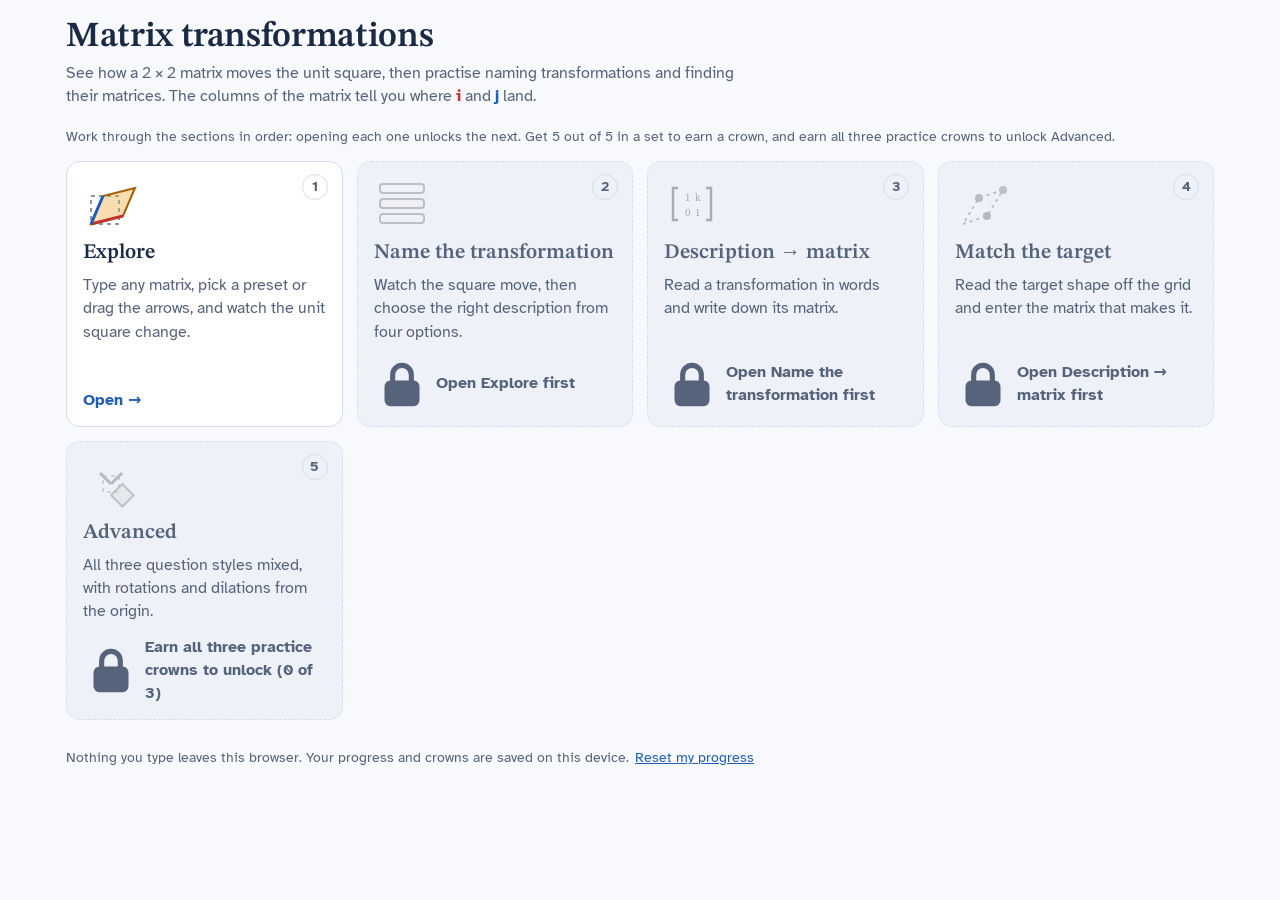
<file: public/index.html>
<!doctype html>
<html lang="en-AU">
<head>
<meta charset="utf-8">
<meta name="viewport" content="width=device-width, initial-scale=1, viewport-fit=cover">
<title>Matrix transformations practice</title>
<meta name="description" content="Practise linear transformations of the plane with 2 × 2 matrices: dilations, reflections, shears and rotations of the unit square.">
<link rel="icon" href="favicon.svg" type="image/svg+xml">
<link rel="preconnect" href="https://fonts.googleapis.com">
<link rel="preconnect" href="https://fonts.gstatic.com" crossorigin>
<link href="https://fonts.googleapis.com/css2?family=Atkinson+Hyperlegible:wght@400;700&family=STIX+Two+Text:ital,wght@0,400;0,600;1,400&display=swap" rel="stylesheet">
<link rel="stylesheet" href="css/style.css">
</head>
<body>
<main class="wrap">
  <h1>Matrix transformations</h1>
  <p class="lede">See how a 2 × 2 matrix moves the unit square, then practise naming transformations and finding their matrices. The columns of the matrix tell you where <b style="color:var(--e1)">i</b> and <b style="color:var(--e2)">j</b> land.</p>
  <p class="small">Work through the sections in order: opening each one unlocks the next. Get 5 out of 5 in a set to earn a crown, and earn all three practice crowns to unlock Advanced.</p>

  <ol class="cards">
    <li><a class="card" data-key="explore" href="explore.html">
      <span class="step">1</span>
      <svg viewBox="0 0 56 56" aria-hidden="true"><rect class="i-ghost" x="8" y="20" width="28" height="28"/><path class="i-img" d="M8 48 L40 40 L52 12 L20 20 Z"/><path class="i-e1" d="M8 48 L40 40"/><path class="i-e2" d="M8 48 L20 20"/></svg>
      <h2>Explore</h2>
      <p>Type any matrix, pick a preset or drag the arrows, and watch the unit square change.</p>
      <span class="go">Open →</span>
    </a></li>
    <li><a class="card" data-key="name" href="name.html">
      <span class="step">2</span>
      <svg viewBox="0 0 56 56" aria-hidden="true"><rect class="i-opt" x="6" y="8" width="44" height="9" rx="3"/><rect class="i-ok" x="6" y="23" width="44" height="9" rx="3"/><rect class="i-opt" x="6" y="38" width="44" height="9" rx="3"/></svg>
      <h2>Name the transformation</h2>
      <p>Watch the square move, then choose the right description from four options.</p>
      <span class="go">Start →</span>
    </a></li>
    <li><a class="card" data-key="describe" href="describe.html">
      <span class="step">3</span>
      <svg viewBox="0 0 56 56" aria-hidden="true"><path class="i-br" d="M14 12 h-5 v32 h5 M42 12 h5 v32 h-5"/><text x="21" y="25" class="i-t">1</text><text x="31" y="25" class="i-t">k</text><text x="21" y="40" class="i-t">0</text><text x="31" y="40" class="i-t">1</text></svg>
      <h2>Description → matrix</h2>
      <p>Read a transformation in words and write down its matrix.</p>
      <span class="go">Start →</span>
    </a></li>
    <li><a class="card" data-key="match" href="match.html">
      <span class="step">4</span>
      <svg viewBox="0 0 56 56" aria-hidden="true"><path class="i-target" d="M8 48 L32 40 L48 14 L24 22 Z"/><circle class="i-d1" cx="32" cy="40" r="4"/><circle class="i-d2" cx="24" cy="22" r="4"/><circle class="i-d3" cx="48" cy="14" r="4"/></svg>
      <h2>Match the target</h2>
      <p>Read the target shape off the grid and enter the matrix that makes it.</p>
      <span class="go">Start →</span>
    </a></li>
    <li><a class="card" data-key="advanced" href="advanced.html">
      <span class="step">5</span>
      <svg viewBox="0 0 56 56" aria-hidden="true"><rect class="i-ghost" x="20" y="20" width="16" height="16"/><path class="i-img" d="M36 36 L36 52 L20 52 L20 36 Z" transform="rotate(-45 28 28)"/><path class="i-e1" d="M28 28 L39 17"/><path class="i-e2" d="M28 28 L17 17"/></svg>
      <h2>Advanced</h2>
      <p>All three question styles mixed, with rotations and dilations from the origin.</p>
      <span class="go">Start →</span>
    </a></li>
  </ol>

  <footer>
    <p>Nothing you type leaves this browser. Your progress and crowns are saved on this device.
    <button type="button" class="linkbtn" id="resetProgress">Reset my progress</button></p>
  </footer>
</main>

<script src="js/matrix.js"></script>
<script src="js/ui.js"></script>
<script src="js/home.js"></script>
</body>
</html>
</file>
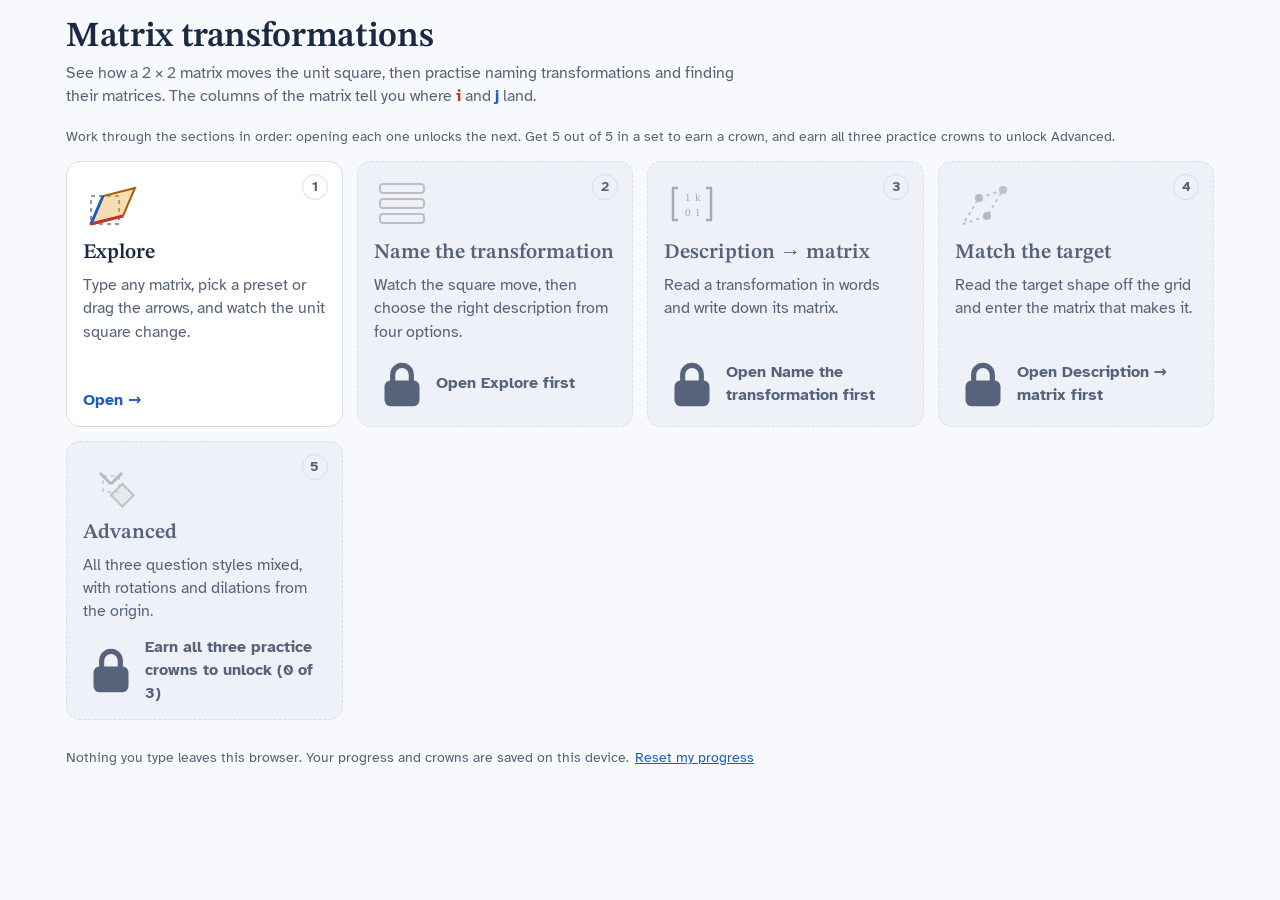
<file: public/advanced.html>
<!doctype html>
<html lang="en-AU">
<head>
<meta charset="utf-8">
<meta name="viewport" content="width=device-width, initial-scale=1, viewport-fit=cover">
<title>Advanced · Matrix transformations</title>
<link rel="icon" href="favicon.svg" type="image/svg+xml">
<link rel="preconnect" href="https://fonts.googleapis.com">
<link rel="preconnect" href="https://fonts.gstatic.com" crossorigin>
<link href="https://fonts.googleapis.com/css2?family=Atkinson+Hyperlegible:wght@400;700&family=STIX+Two+Text:ital,wght@0,400;0,600;1,400&display=swap" rel="stylesheet">
<link rel="stylesheet" href="css/style.css">
</head>
<body data-mode="advanced">
<main class="wrap">
  <div class="topbar"><a class="back" href="index.html">← Back to home</a></div>
  <h1>Advanced</h1>
  <p class="lede">A mix of all three question styles, now with rotations (including 30°, 45° and 60°) and dilations from the origin. Get all 5 right to earn the crown.</p>

  <div class="layout">
    <div class="stage">
      <div class="canvasbox"><canvas id="cv" role="img" aria-label="Plane showing the unit square"></canvas></div>
      <div class="stagebar">
        <button class="ghost" id="replay" hidden>Replay</button>
        <label>Zoom <input type="range" id="zoom" aria-label="Zoom out"></label>
      </div>
    </div>

    <div class="panel">
      <section class="status" aria-label="Progress in this set">
        <div class="setline"><span>Question <b id="qNum">1</b> of 5</span><ol class="dots" id="dots"></ol></div>
        <div class="crownline" id="crownStatus"></div>
      </section>

      <section>
        <p class="qtype" id="qType"></p>
        <div id="qArea"></div>
        <div class="row actions">
          <button id="check" class="ghost">Check</button>
          <button id="confirm">Confirm</button>
          <button id="hint" class="ghost" hidden>Hint</button>
          <button id="next" hidden>Next question</button>
        </div>
      </section>

      <div aria-live="polite">
        <div id="feedback" class="feedback" hidden></div>
        <div id="summary" class="summary" hidden></div>
      </div>
    </div>
  </div>
</main>

<script src="js/matrix.js"></script>
<script src="js/library.js"></script>
<script src="js/classify.js"></script>
<script src="js/render.js"></script>
<script src="js/ui.js"></script>
<script src="js/practice.js"></script>
</body>
</html>
</file>
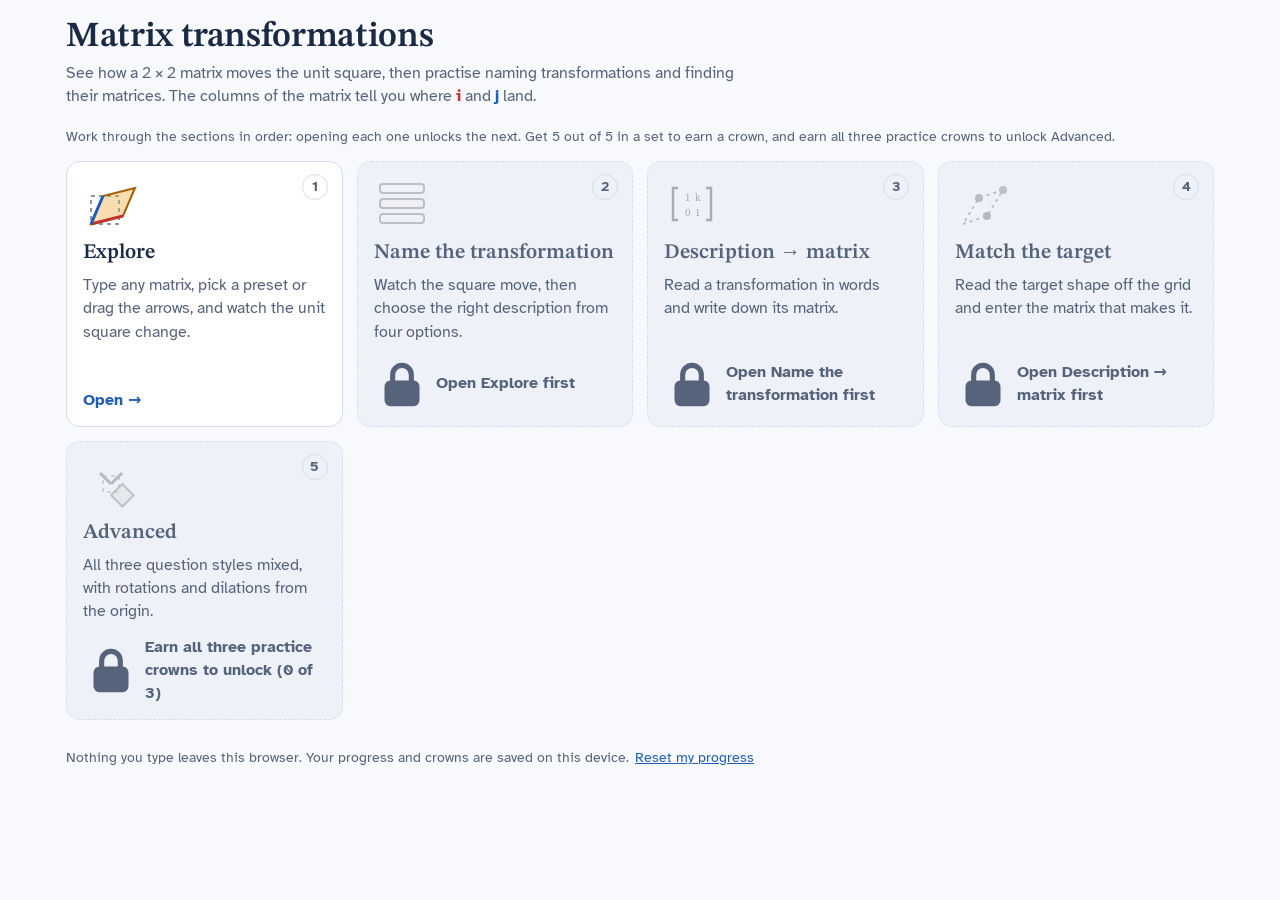
<file: public/describe.html>
<!doctype html>
<html lang="en-AU">
<head>
<meta charset="utf-8">
<meta name="viewport" content="width=device-width, initial-scale=1, viewport-fit=cover">
<title>Description → matrix · Matrix transformations</title>
<link rel="icon" href="favicon.svg" type="image/svg+xml">
<link rel="preconnect" href="https://fonts.googleapis.com">
<link rel="preconnect" href="https://fonts.gstatic.com" crossorigin>
<link href="https://fonts.googleapis.com/css2?family=Atkinson+Hyperlegible:wght@400;700&family=STIX+Two+Text:ital,wght@0,400;0,600;1,400&display=swap" rel="stylesheet">
<link rel="stylesheet" href="css/style.css">
</head>
<body data-mode="describe">
<main class="wrap">
  <div class="topbar"><a class="back" href="index.html">← Back to home</a></div>
  <h1>Description → matrix</h1>
  <p class="lede">Write down the matrix of the transformation described. Sets of 5: get all 5 right to earn the crown.</p>

  <div class="layout">
    <div class="stage">
      <div class="canvasbox"><canvas id="cv" role="img" aria-label="Plane showing the unit square"></canvas></div>
      <div class="stagebar">
        <button class="ghost" id="replay" hidden>Replay</button>
        <label>Zoom <input type="range" id="zoom" aria-label="Zoom out"></label>
      </div>
    </div>

    <div class="panel">
      <section class="status" aria-label="Progress in this set">
        <div class="setline"><span>Question <b id="qNum">1</b> of 5</span><ol class="dots" id="dots"></ol></div>
        <div class="crownline" id="crownStatus"></div>
      </section>

      <section>
        <div id="qArea"></div>
        <div class="row actions">
          <button id="check" class="ghost">Check</button>
          <button id="confirm">Confirm</button>
          <button id="hint" class="ghost" hidden>Hint</button>
          <button id="next" hidden>Next question</button>
        </div>
      </section>

      <div aria-live="polite">
        <div id="feedback" class="feedback" hidden></div>
        <div id="summary" class="summary" hidden></div>
      </div>
    </div>
  </div>
</main>

<script src="js/matrix.js"></script>
<script src="js/library.js"></script>
<script src="js/classify.js"></script>
<script src="js/render.js"></script>
<script src="js/ui.js"></script>
<script src="js/practice.js"></script>
</body>
</html>
</file>
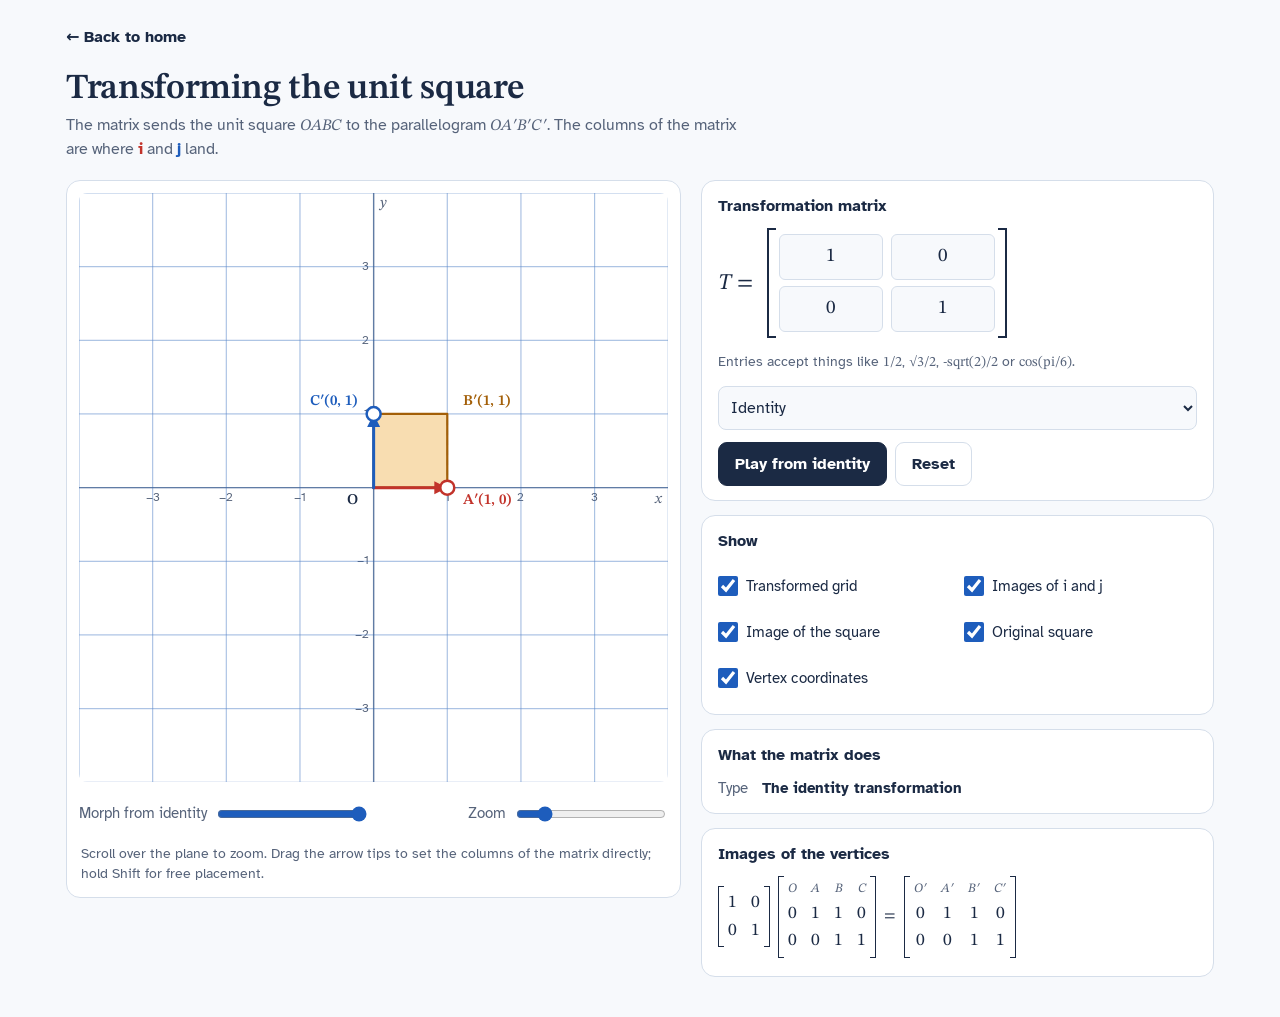
<file: public/explore.html>
<!doctype html>
<html lang="en-AU">
<head>
<meta charset="utf-8">
<meta name="viewport" content="width=device-width, initial-scale=1, viewport-fit=cover">
<title>Explore · Matrix transformations</title>
<link rel="icon" href="favicon.svg" type="image/svg+xml">
<link rel="preconnect" href="https://fonts.googleapis.com">
<link rel="preconnect" href="https://fonts.gstatic.com" crossorigin>
<link href="https://fonts.googleapis.com/css2?family=Atkinson+Hyperlegible:wght@400;700&family=STIX+Two+Text:ital,wght@0,400;0,600;1,400&display=swap" rel="stylesheet">
<link rel="stylesheet" href="css/style.css">
</head>
<body>
<main class="wrap">
  <div class="topbar"><a class="back" href="index.html">← Back to home</a></div>
  <h1>Transforming the unit square</h1>
  <p class="lede">The matrix sends the unit square <i class="v">OABC</i> to the parallelogram <i class="v">OA′B′C′</i>. The columns of the matrix are where <b style="color:var(--e1)">i</b> and <b style="color:var(--e2)">j</b> land.</p>

  <div class="layout">
    <div class="stage">
      <div class="canvasbox"><canvas id="cv" aria-label="Plane showing the unit square and its image under the transformation"></canvas></div>
      <div class="stagebar">
        <label>Morph from identity <input type="range" id="tslider" min="0" max="1" step="0.01" value="1" aria-label="Morph amount"></label>
        <label>Zoom <input type="range" id="zoom" aria-label="Zoom out"></label>
      </div>
      <p class="hint">Scroll over the plane to zoom. Drag the arrow tips to set the columns of the matrix directly; hold Shift for free placement.</p>
    </div>

    <div class="panel">
      <section>
        <h2>Transformation matrix</h2>
        <div class="matrow">
          <span class="mname">T =</span>
          <div id="mat"></div>
        </div>
        <p class="small">Entries accept things like <span class="math">1/2</span>, <span class="math">√3/2</span>, <span class="math">-sqrt(2)/2</span> or <span class="math">cos(pi/6)</span>.</p>
        <div class="row" style="margin-top:8px">
          <select id="preset" aria-label="Preset transformation">
            <option value="identity">Identity</option>
            <option value="dily">Dilation from the y-axis, factor k</option>
            <option value="dilx">Dilation from the x-axis, factor k</option>
            <option value="dilo">Dilation from the origin, factor k</option>
            <option value="refx">Reflection in the x-axis</option>
            <option value="refy">Reflection in the y-axis</option>
            <option value="refyx">Reflection in y = x</option>
            <option value="refynx">Reflection in y = −x</option>
            <option value="rot">Rotation θ° anticlockwise</option>
            <option value="shx">Shear parallel to the x-axis, factor k</option>
            <option value="shy">Shear parallel to the y-axis, factor k</option>
            <option value="proj">Projection onto the x-axis</option>
            <option value="custom" hidden>Custom</option>
          </select>
          <label class="row small" id="paramWrap" hidden><span id="paramLabel">k =</span><input type="text" class="param" id="param" value="2" aria-label="Preset parameter"></label>
        </div>
        <div class="row" style="margin-top:12px">
          <button id="play">Play from identity</button>
          <button class="ghost" id="reset">Reset</button>
        </div>
      </section>

      <section>
        <h2>Show</h2>
        <div class="checks">
          <label><input type="checkbox" id="tgGrid" checked> Transformed grid</label>
          <label><input type="checkbox" id="tgBasis" checked> Images of i and j</label>
          <label><input type="checkbox" id="tgSquare" checked> Image of the square</label>
          <label><input type="checkbox" id="tgGhost" checked> Original square</label>
          <label><input type="checkbox" id="tgLabels" checked> Vertex coordinates</label>
        </div>
      </section>

      <section>
        <h2>What the matrix does</h2>
        <dl class="facts">
          <dt>Type</dt><dd id="fKind">The identity transformation</dd>
        </dl>
      </section>

      <section>
        <h2>Images of the vertices</h2>
        <div class="product"><div class="eq" id="product"></div></div>
      </section>
    </div>
  </div>
  <div class="vis" aria-live="polite" id="live"></div>
</main>

<script src="js/matrix.js"></script>
<script src="js/library.js"></script>
<script src="js/classify.js"></script>
<script src="js/render.js"></script>
<script src="js/ui.js"></script>
<script src="js/modes/explore.js"></script>
</body>
</html>
</file>
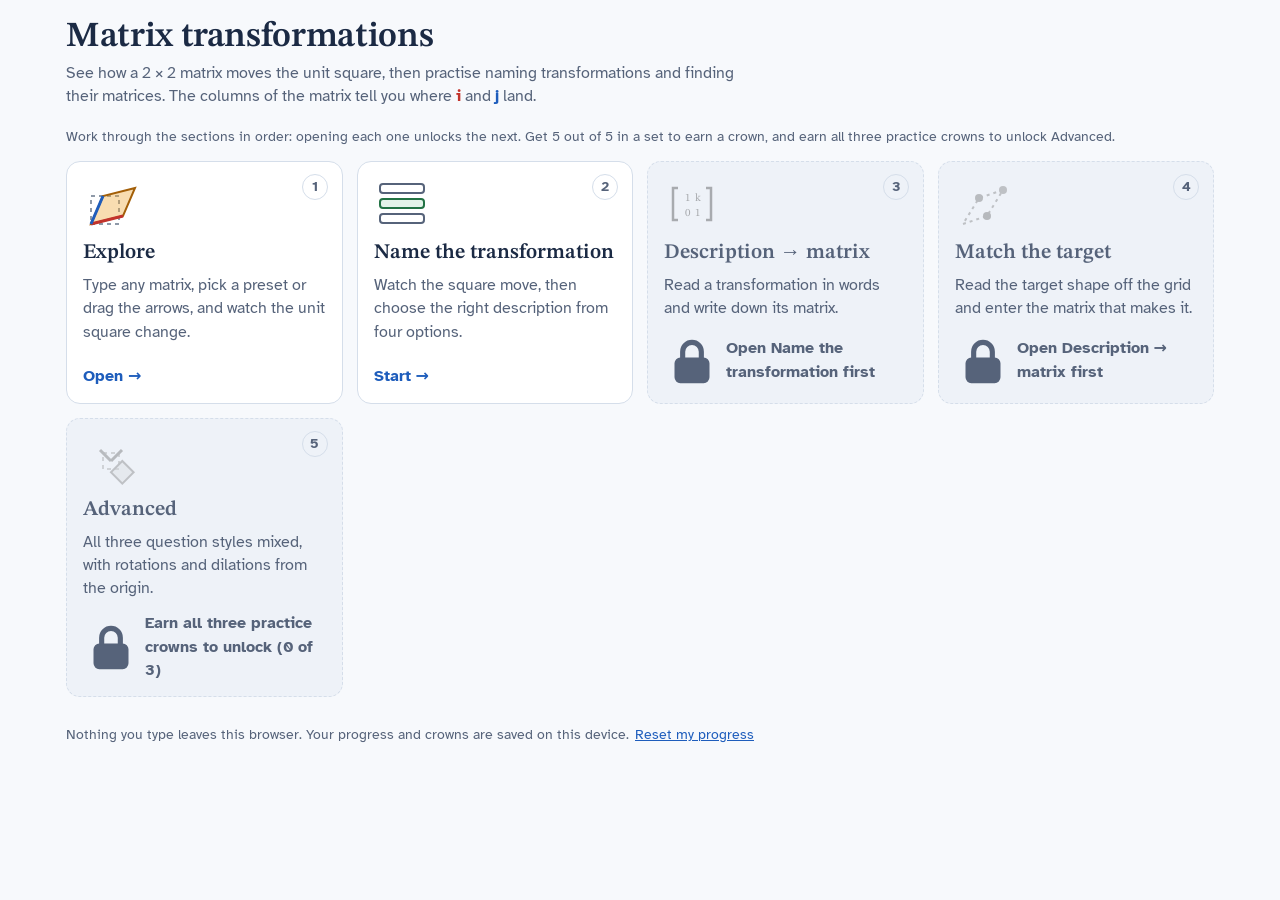
<file: public/match.html>
<!doctype html>
<html lang="en-AU">
<head>
<meta charset="utf-8">
<meta name="viewport" content="width=device-width, initial-scale=1, viewport-fit=cover">
<title>Match the target · Matrix transformations</title>
<link rel="icon" href="favicon.svg" type="image/svg+xml">
<link rel="preconnect" href="https://fonts.googleapis.com">
<link rel="preconnect" href="https://fonts.gstatic.com" crossorigin>
<link href="https://fonts.googleapis.com/css2?family=Atkinson+Hyperlegible:wght@400;700&family=STIX+Two+Text:ital,wght@0,400;0,600;1,400&display=swap" rel="stylesheet">
<link rel="stylesheet" href="css/style.css">
</head>
<body data-mode="match">
<main class="wrap">
  <div class="topbar"><a class="back" href="index.html">← Back to home</a></div>
  <h1>Match the target</h1>
  <p class="lede">Find the matrix that sends the unit square to the target. The red vertex A′ is where i lands; the blue vertex C′ is where j lands.</p>

  <div class="layout">
    <div class="stage">
      <div class="canvasbox"><canvas id="cv" role="img" aria-label="Plane showing the unit square"></canvas></div>
      <div class="stagebar">
        <button class="ghost" id="replay" hidden>Replay</button>
        <label>Zoom <input type="range" id="zoom" aria-label="Zoom out"></label>
      </div>
    </div>

    <div class="panel">
      <section class="status" aria-label="Progress in this set">
        <div class="setline"><span>Question <b id="qNum">1</b> of 5</span><ol class="dots" id="dots"></ol></div>
        <div class="crownline" id="crownStatus"></div>
      </section>

      <section>
        <div id="qArea"></div>
        <div class="row actions">
          <button id="check" class="ghost">Check</button>
          <button id="confirm">Confirm</button>
          <button id="hint" class="ghost" hidden>Hint</button>
          <button id="next" hidden>Next question</button>
        </div>
      </section>

      <div aria-live="polite">
        <div id="feedback" class="feedback" hidden></div>
        <div id="summary" class="summary" hidden></div>
      </div>
    </div>
  </div>
</main>

<script src="js/matrix.js"></script>
<script src="js/library.js"></script>
<script src="js/classify.js"></script>
<script src="js/render.js"></script>
<script src="js/ui.js"></script>
<script src="js/practice.js"></script>
</body>
</html>
</file>
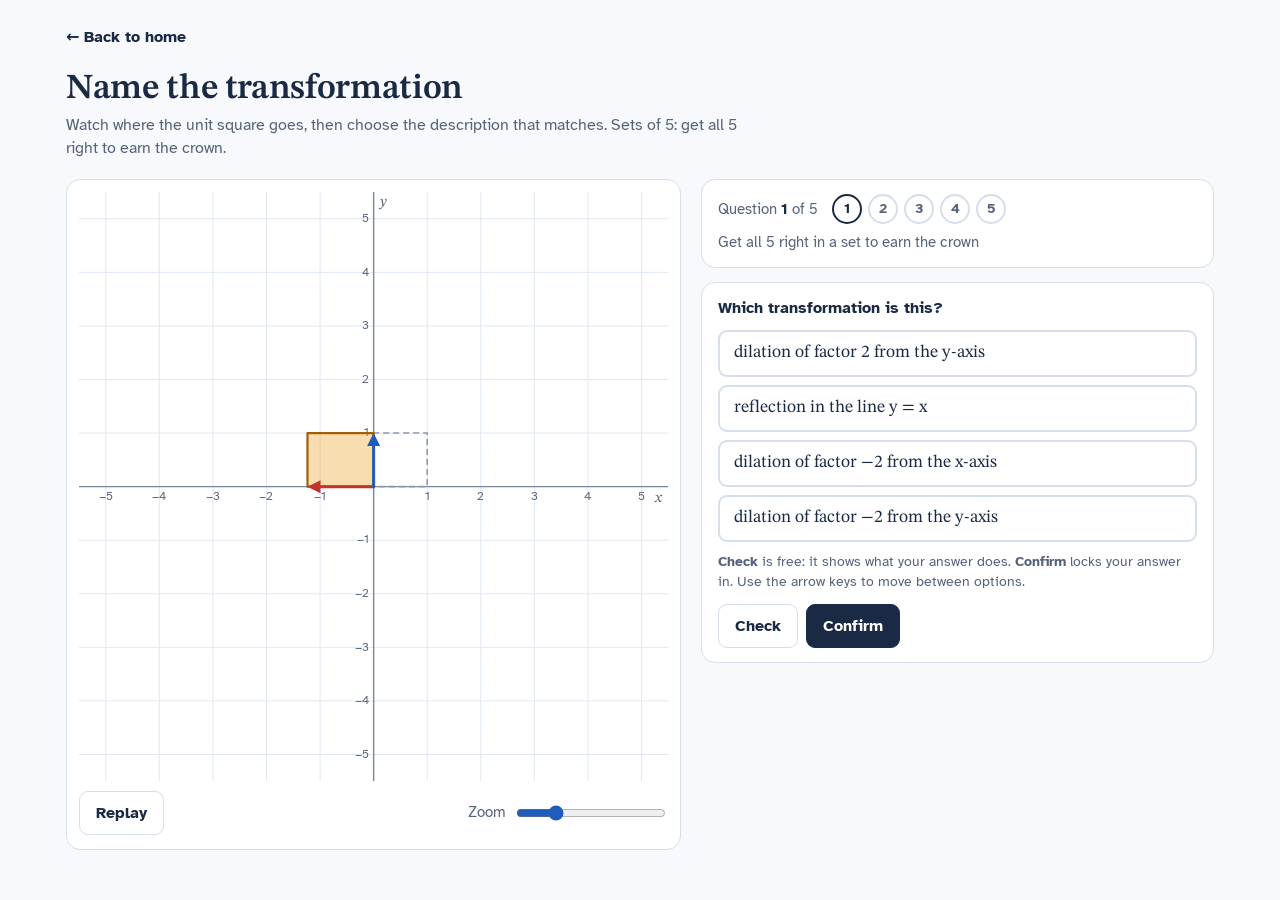
<file: public/name.html>
<!doctype html>
<html lang="en-AU">
<head>
<meta charset="utf-8">
<meta name="viewport" content="width=device-width, initial-scale=1, viewport-fit=cover">
<title>Name the transformation · Matrix transformations</title>
<link rel="icon" href="favicon.svg" type="image/svg+xml">
<link rel="preconnect" href="https://fonts.googleapis.com">
<link rel="preconnect" href="https://fonts.gstatic.com" crossorigin>
<link href="https://fonts.googleapis.com/css2?family=Atkinson+Hyperlegible:wght@400;700&family=STIX+Two+Text:ital,wght@0,400;0,600;1,400&display=swap" rel="stylesheet">
<link rel="stylesheet" href="css/style.css">
</head>
<body data-mode="name">
<main class="wrap">
  <div class="topbar"><a class="back" href="index.html">← Back to home</a></div>
  <h1>Name the transformation</h1>
  <p class="lede">Watch where the unit square goes, then choose the description that matches. Sets of 5: get all 5 right to earn the crown.</p>

  <div class="layout">
    <div class="stage">
      <div class="canvasbox"><canvas id="cv" role="img" aria-label="Plane showing the unit square"></canvas></div>
      <div class="stagebar">
        <button class="ghost" id="replay" hidden>Replay</button>
        <label>Zoom <input type="range" id="zoom" aria-label="Zoom out"></label>
      </div>
    </div>

    <div class="panel">
      <section class="status" aria-label="Progress in this set">
        <div class="setline"><span>Question <b id="qNum">1</b> of 5</span><ol class="dots" id="dots"></ol></div>
        <div class="crownline" id="crownStatus"></div>
      </section>

      <section>
        <div id="qArea"></div>
        <div class="row actions">
          <button id="check" class="ghost">Check</button>
          <button id="confirm">Confirm</button>
          <button id="hint" class="ghost" hidden>Hint</button>
          <button id="next" hidden>Next question</button>
        </div>
      </section>

      <div aria-live="polite">
        <div id="feedback" class="feedback" hidden></div>
        <div id="summary" class="summary" hidden></div>
      </div>
    </div>
  </div>
</main>

<script src="js/matrix.js"></script>
<script src="js/library.js"></script>
<script src="js/classify.js"></script>
<script src="js/render.js"></script>
<script src="js/ui.js"></script>
<script src="js/practice.js"></script>
</body>
</html>
</file>
<file: public/css/style.css>
:root{
  --paper:#F7F9FC; --panel:#FFFFFF; --line:#D5DEEA;
  --grid:#E1E8F2; --axis:#7A889C; --ink:#1B2A44; --muted:#56637A;
  --e1:#C2332B; --e2:#1E5DBC; --fill:rgba(236,166,52,.38); --edge:#A35F08;
  --ghost:#8E99A8; --tgrid:rgba(30,93,188,.28); --ok:#227244; --okSoft:#E3F3E9; --badSoft:#FBE7E5;
  --btn:#1B2A44; --btnText:#FFFFFF; --soft:#EEF2F8; --focus:#1E5DBC;
  --ui:"Atkinson Hyperlegible", "Segoe UI", system-ui, sans-serif;
  --math:"STIX Two Text", "Cambria Math", "Times New Roman", serif;
  color-scheme:light;
}
@media (prefers-color-scheme: dark){
  :root:not([data-theme="light"]){
    --paper:#131A26; --panel:#1A2333; --line:#2D3A50;
    --grid:#222D40; --axis:#7D8BA3; --ink:#E6ECF5; --muted:#A3B0C4;
    --e1:#FF6B5E; --e2:#6FA6FF; --fill:rgba(240,176,70,.30); --edge:#F2B24F;
    --ghost:#7C889C; --tgrid:rgba(111,166,255,.30); --ok:#5FCB8A; --okSoft:#17352A; --badSoft:#3D1F22;
    --btn:#E6ECF5; --btnText:#131A26; --soft:#222D40; --focus:#6FA6FF;
    color-scheme:dark;
  }
}
:root[data-theme="dark"]{
  --paper:#131A26; --panel:#1A2333; --line:#2D3A50;
  --grid:#222D40; --axis:#7D8BA3; --ink:#E6ECF5; --muted:#A3B0C4;
  --e1:#FF6B5E; --e2:#6FA6FF; --fill:rgba(240,176,70,.30); --edge:#F2B24F;
  --ghost:#7C889C; --tgrid:rgba(111,166,255,.30); --ok:#5FCB8A; --okSoft:#17352A; --badSoft:#3D1F22;
  --btn:#E6ECF5; --btnText:#131A26; --soft:#222D40; --focus:#6FA6FF;
  color-scheme:dark;
}

*,*::before,*::after{box-sizing:border-box}
[hidden]{display:none!important}
html{-webkit-text-size-adjust:100%}
body{margin:0;background:var(--paper);color:var(--ink);font-family:var(--ui);font-size:16px;line-height:1.45;
  padding-top:env(safe-area-inset-top,0px);padding-bottom:env(safe-area-inset-bottom,0px)}
a{color:var(--e2)}
.wrap{max-width:1180px;margin:0 auto;padding:16px 16px 40px}
.math,i.v{font-family:var(--math)}
.vis{position:absolute;width:1px;height:1px;overflow:hidden;clip:rect(0 0 0 0);white-space:nowrap}

/* ---------- header ---------- */
.topbar{display:flex;flex-wrap:wrap;align-items:center;justify-content:space-between;gap:6px 16px;margin-bottom:8px}
.back{display:inline-flex;align-items:center;min-height:44px;font-weight:700;text-decoration:none;color:var(--ink)}
.back:hover{text-decoration:underline}
h1{font-family:var(--math);font-weight:600;font-size:clamp(1.5rem,3.2vw,2.2rem);margin:0 0 4px;letter-spacing:-.01em;line-height:1.2}
.lede{margin:0 0 18px;color:var(--muted);max-width:68ch}

/* ---------- two-column practice layout ---------- */
.layout{display:grid;grid-template-columns:minmax(0,1.2fr) minmax(300px,1fr);gap:20px;align-items:start}
@media (max-width:860px){.layout{grid-template-columns:minmax(0,1fr)}}
.stage{position:sticky;top:calc(env(safe-area-inset-top,0px) + 12px);background:var(--panel);border:1px solid var(--line);border-radius:14px;padding:12px}
@media (max-width:860px){.stage{position:static;padding:8px}}
.canvasbox{position:relative;width:100%;aspect-ratio:1/1;margin:0 auto}
canvas{width:100%;height:100%;display:block;touch-action:none;border-radius:8px;cursor:default}
.stagebar{display:flex;flex-wrap:wrap;gap:8px 18px;align-items:center;justify-content:space-between;margin-top:8px;font-size:.92rem;color:var(--muted)}
.stagebar label{display:flex;align-items:center;gap:8px;min-height:44px}
.hint{font-size:.88rem;color:var(--muted);margin:6px 2px 0}
.panel{display:flex;flex-direction:column;gap:14px;min-width:0}
section,.card{background:var(--panel);border:1px solid var(--line);border-radius:14px;padding:14px 16px}
section h2{font-size:1rem;margin:0 0 10px;font-weight:700}

/* ---------- score bar ---------- */
.status{display:flex;flex-wrap:wrap;gap:4px 18px;font-size:.95rem;color:var(--muted)}
.status b{color:var(--ink)}

/* ---------- controls ---------- */
button,.btn{font-family:var(--ui);font-size:1rem;font-weight:700;min-height:44px;padding:9px 16px;border-radius:9px;border:1px solid var(--btn);background:var(--btn);color:var(--btnText);cursor:pointer;text-decoration:none;display:inline-flex;align-items:center;justify-content:center;gap:6px}
button.ghost,.btn.ghost{background:transparent;color:var(--ink);border-color:var(--line)}
button:disabled{opacity:.45;cursor:not-allowed}
button:focus-visible,input:focus-visible,select:focus-visible,a:focus-visible,summary:focus-visible{outline:3px solid var(--focus);outline-offset:2px}
.row{display:flex;gap:8px;flex-wrap:wrap;align-items:center}
select,input[type=text].param{font-family:var(--ui);font-size:1rem;min-height:44px;padding:7px 8px;border:1px solid var(--line);border-radius:8px;background:var(--paper);color:var(--ink)}
select{flex:1 1 200px;min-width:0}
input.param{width:7em}
input[type=range]{accent-color:var(--e2);width:150px;min-height:44px}
input[type=checkbox],input[type=radio]{width:20px;height:20px;accent-color:var(--e2);margin:0}
.small{font-size:.88rem;color:var(--muted)}

/* ---------- matrix input ---------- */
.matrow{display:flex;align-items:center;gap:14px;flex-wrap:wrap}
.mname{font-family:var(--math);font-style:italic;font-size:1.4rem}
.matrix{display:inline-grid;grid-template-columns:repeat(2,auto);gap:6px 8px;padding:6px 12px;position:relative;font-family:var(--math)}
.matrix::before,.matrix::after{content:"";position:absolute;top:0;bottom:0;width:9px;border:2px solid var(--ink)}
.matrix::before{left:0;border-right:none}
.matrix::after{right:0;border-left:none}
.matrix input{width:5.4em;min-height:46px;font-family:var(--math);font-size:1.2rem;text-align:center;padding:6px 4px;border:1px solid var(--line);border-radius:6px;background:var(--paper);color:var(--ink)}
.matrix input.bad{border-color:var(--e1);outline:2px solid var(--e1)}
.matrix input[readonly]{opacity:.8}
@media (max-width:400px){.matrix input{width:4.6em}}

/* static bracketed matrix */
.sm{display:inline-grid;gap:2px 14px;padding:4px 10px;position:relative;text-align:center;font-family:var(--math);font-size:1.1rem;vertical-align:middle}
.sm::before,.sm::after{content:"";position:absolute;top:0;bottom:0;width:6px;border:1.5px solid var(--ink)}
.sm::before{left:0;border-right:none}.sm::after{right:0;border-left:none}
.sm span.h{font-style:italic;color:var(--muted);font-size:.8rem}

/* ---------- question text and feedback ---------- */
.question{font-size:1.15rem;margin:0 0 12px}
.desc{font-family:var(--math);font-size:1.35rem;line-height:1.3;margin:4px 0 14px;padding:10px 14px;background:var(--soft);border-radius:10px}
.feedback{border-radius:10px;padding:12px 14px;border:1px solid var(--line);background:var(--soft)}
.feedback.good{border-color:var(--ok);background:var(--okSoft)}
.feedback.bad{border-color:var(--e1);background:var(--badSoft)}
.feedback p{margin:0 0 8px}.feedback p:last-child{margin-bottom:0}
.feedback .mark{font-weight:700}
.feedback.good .mark{color:var(--ok)}
.feedback.bad .mark{color:var(--e1)}
.hintbox{margin:10px 0 0;padding:10px 12px;border-left:4px solid var(--e2);background:var(--soft);border-radius:6px}

/* ---------- multiple-choice options ---------- */
.options{display:flex;flex-direction:column;gap:8px;margin:0;padding:0;list-style:none}
.option{width:100%;justify-content:flex-start;text-align:left;font-weight:400;font-family:var(--math);font-size:1.1rem;line-height:1.3;background:var(--panel);color:var(--ink);border:2px solid var(--line);padding:10px 14px}
.option:hover:not(:disabled){border-color:var(--ink)}
.option:disabled{opacity:1;cursor:default}
.option .tag{font-family:var(--ui);font-size:.85rem;font-weight:700;margin-left:auto;padding-left:10px;white-space:nowrap}
.option.right{border-color:var(--ok);background:var(--okSoft)}
.option.right .tag{color:var(--ok)}
.option.wrong{border-color:var(--e1);background:var(--badSoft)}
.option.wrong .tag{color:var(--e1)}

/* ---------- home ---------- */
.cards{display:grid;grid-template-columns:repeat(auto-fit,minmax(240px,1fr));gap:14px;margin-top:8px}
.card{display:flex;flex-direction:column;gap:6px;text-decoration:none;color:var(--ink);transition:border-color .15s,transform .15s}
.card:hover{border-color:var(--ink)}
.card h2{font-family:var(--math);font-size:1.3rem;font-weight:600;margin:0}
.card p{margin:0;color:var(--muted)}
.card .go{margin-top:auto;padding-top:6px;font-weight:700;color:var(--e2)}
.card svg{width:56px;height:56px}

/* ---------- explore ---------- */
.checks{display:grid;grid-template-columns:repeat(2,minmax(0,1fr));gap:2px 12px;font-size:.95rem}
@media (max-width:420px){.checks{grid-template-columns:1fr}}
.checks label{display:flex;gap:8px;align-items:center;min-height:44px}
dl.facts{display:grid;grid-template-columns:auto 1fr;gap:6px 14px;margin:0;font-size:.95rem}
dl.facts dt{color:var(--muted)}
dl.facts dd{margin:0;font-weight:700}
.product{overflow-x:auto;padding-bottom:4px}
.eq{display:flex;align-items:center;gap:8px;font-family:var(--math);font-size:1rem;white-space:nowrap}

footer{margin-top:28px;color:var(--muted);font-size:.85rem}

@media (prefers-reduced-motion: reduce){
  *{transition:none!important;animation:none!important}
}

/* home card icons */
.i-ghost{fill:none;stroke:var(--ghost);stroke-width:2;stroke-dasharray:4 4}
.i-img{fill:var(--fill);stroke:var(--edge);stroke-width:2}
.i-e1{stroke:var(--e1);stroke-width:3}.i-e2{stroke:var(--e2);stroke-width:3}
.i-opt{fill:none;stroke:var(--muted);stroke-width:2}
.i-ok{fill:var(--okSoft);stroke:var(--ok);stroke-width:2}
.i-target{fill:none;stroke:var(--edge);stroke-width:2;stroke-dasharray:3 4}
.i-d1{fill:var(--e1)}.i-d2{fill:var(--e2)}.i-d3{fill:var(--edge)}
.i-br{fill:none;stroke:var(--ink);stroke-width:2.5}
.i-t{font-size:11px;fill:var(--ink);font-family:var(--math)}
.nw{white-space:nowrap}

/* ---------- home: ordered, lockable cards ---------- */
ol.cards{list-style:none;padding:0;margin:14px 0 0}
ol.cards>li{display:flex}
ol.cards .card{flex:1;position:relative}
.card .step{position:absolute;top:12px;right:14px;font-weight:700;font-size:.85rem;color:var(--muted);border:1px solid var(--line);border-radius:999px;min-width:26px;height:26px;display:grid;place-items:center}
.card .go{display:flex;align-items:center;gap:6px}
.card.locked{background:var(--soft);border-style:dashed;color:var(--muted);cursor:not-allowed}
.card.locked:hover{border-color:var(--line)}
.card.locked h2,.card.locked p{color:var(--muted)}
.card.locked svg:not(.lock){opacity:.35;filter:grayscale(1)}
.card.locked .go{color:var(--muted);font-weight:700}
.lock{width:18px;height:18px;flex:none;fill:currentColor;stroke:currentColor}
.badge{position:absolute;top:8px;right:48px}
.crown{width:28px;height:28px;fill:var(--gold);flex:none;vertical-align:middle}
.linkbtn{background:none;border:none;color:var(--e2);padding:0 2px;min-height:auto;font-weight:400;font-size:inherit;text-decoration:underline}
:root{--gold:#C9920A}
@media (prefers-color-scheme: dark){:root:not([data-theme="light"]){--gold:#F5C542}}
:root[data-theme="dark"]{--gold:#F5C542}

/* ---------- set progress ---------- */
.status{flex-direction:column;gap:8px}
.setline{display:flex;flex-wrap:wrap;align-items:center;gap:8px 14px}
.dots{display:flex;gap:6px;list-style:none;margin:0;padding:0}
.dots li{width:30px;height:30px;border-radius:50%;border:2px solid var(--line);display:grid;place-items:center;font-size:.85rem;font-weight:700;color:var(--muted)}
.dots li.current{border-color:var(--ink);color:var(--ink)}
.dots li.right{border-color:var(--ok);background:var(--okSoft);color:var(--ok)}
.dots li.wrong{border-color:var(--e1);background:var(--badSoft);color:var(--e1)}
.crownline{display:flex;align-items:center;gap:8px;font-size:.92rem}
.crownline .crown{width:24px;height:24px}
.crownline.earned{color:var(--ink);font-weight:700}
.qtype{margin:0 0 6px;font-size:.85rem;font-weight:700;text-transform:uppercase;letter-spacing:.06em;color:var(--e2)}
.actions{margin-top:12px}
.tip{margin:10px 0 0}
.option.selected{border-color:var(--e2);box-shadow:inset 0 0 0 1px var(--e2);background:var(--soft)}
.option.selected::before{content:"●";color:var(--e2);margin-right:8px;font-family:var(--ui)}
.summary{margin-top:12px;border-radius:10px;padding:12px 14px;border:1px solid var(--line);background:var(--panel)}
.summary.perfect{border-color:var(--gold);border-width:2px}
.summary p{margin:0 0 6px}.summary p:last-child{margin:0}
.summary .mark{display:flex;align-items:center;gap:8px;font-weight:700;font-size:1.1rem}
</file>
